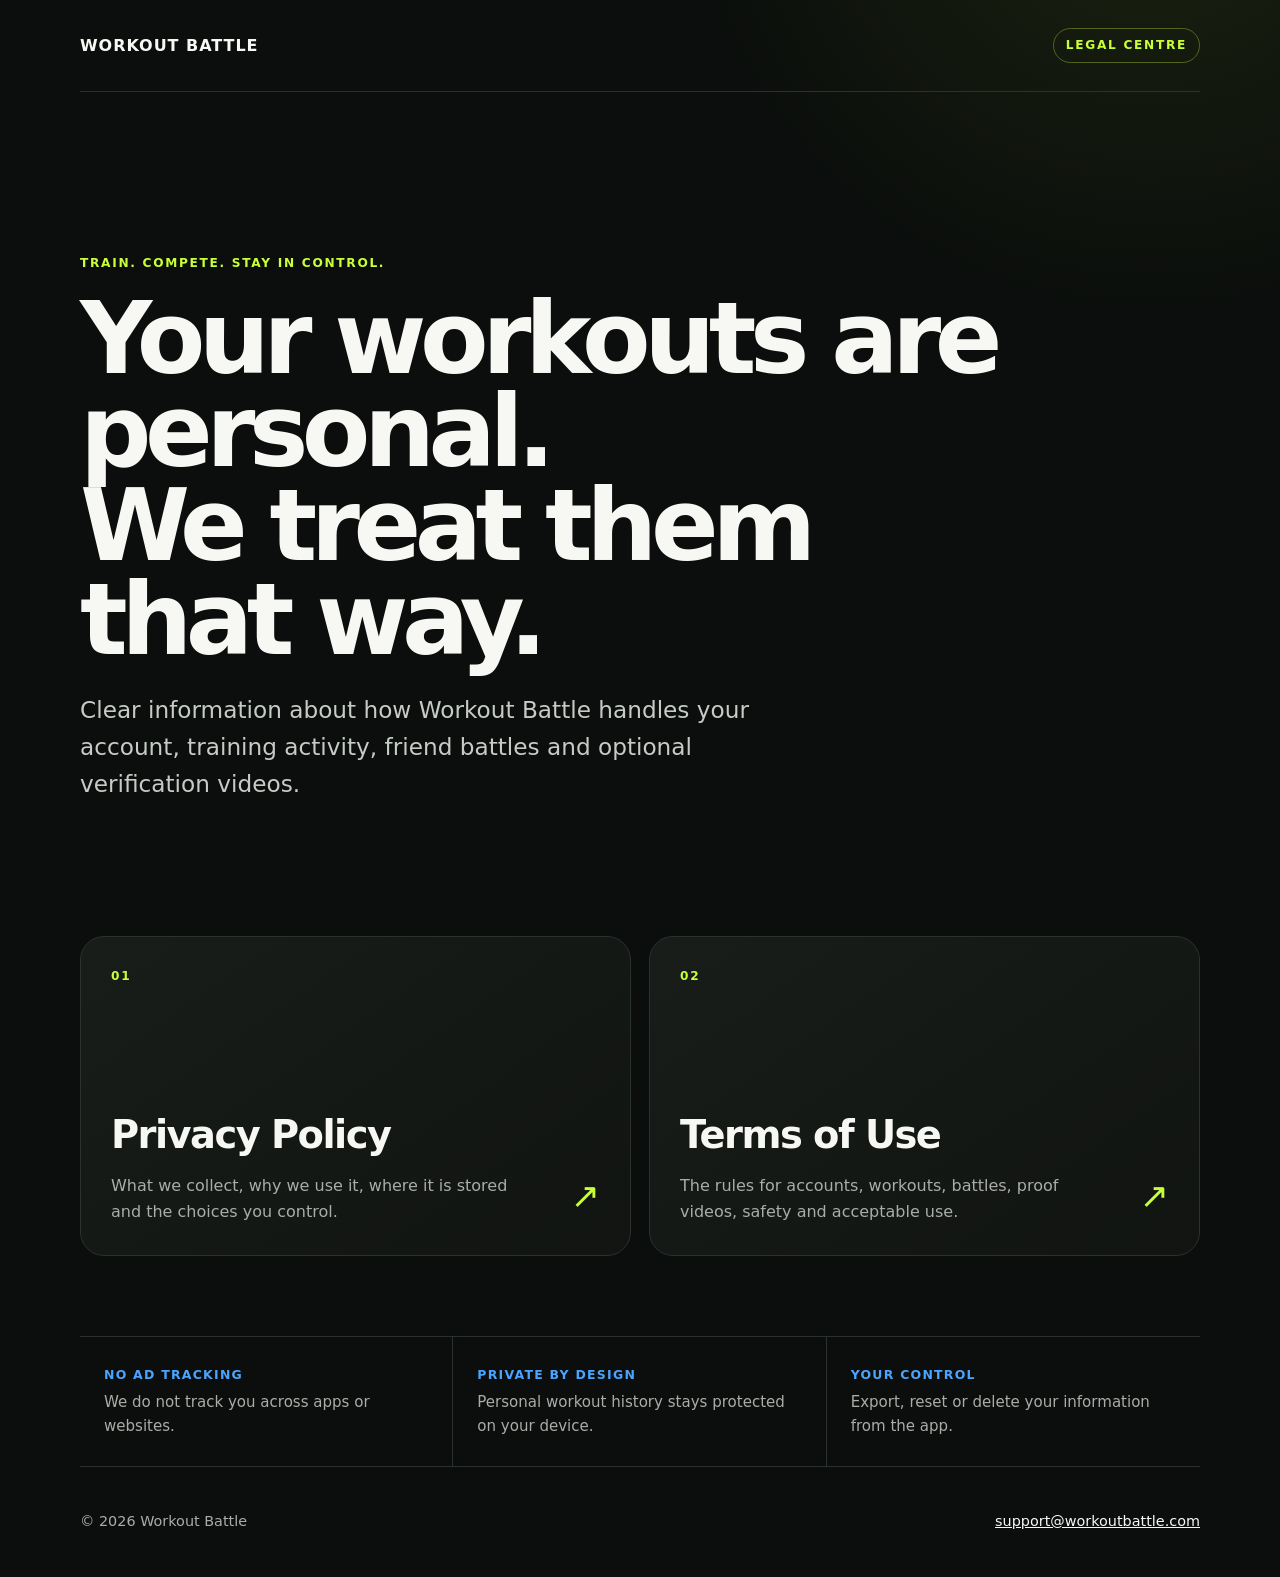
<file: index.html>
<!doctype html>
<html lang="en">
<head>
  <meta charset="utf-8">
  <meta name="viewport" content="width=device-width, initial-scale=1">
  <meta name="description" content="Privacy Policy and Terms of Use for Workout Battle.">
  <title>Workout Battle Legal</title>
  <link rel="stylesheet" href="./styles.css">
</head>
<body>
  <main class="site-shell">
    <header class="brand-bar"><a class="brand" href="./">WORKOUT BATTLE</a><span class="status-chip">LEGAL CENTRE</span></header>
    <section class="hero">
      <p class="eyebrow">TRAIN. COMPETE. STAY IN CONTROL.</p>
      <h1>Your workouts are personal.<br>We treat them that way.</h1>
      <p class="lede">Clear information about how Workout Battle handles your account, training activity, friend battles and optional verification videos.</p>
    </section>
    <section class="document-grid" aria-label="Legal documents">
      <a class="document-card" href="./privacy/"><span class="card-number">01</span><div><h2>Privacy Policy</h2><p>What we collect, why we use it, where it is stored and the choices you control.</p></div><span class="arrow" aria-hidden="true">↗</span></a>
      <a class="document-card" href="./terms/"><span class="card-number">02</span><div><h2>Terms of Use</h2><p>The rules for accounts, workouts, battles, proof videos, safety and acceptable use.</p></div><span class="arrow" aria-hidden="true">↗</span></a>
    </section>
    <section class="trust-strip">
      <div><strong>NO AD TRACKING</strong><span>We do not track you across apps or websites.</span></div>
      <div><strong>PRIVATE BY DESIGN</strong><span>Personal workout history stays protected on your device.</span></div>
      <div><strong>YOUR CONTROL</strong><span>Export, reset or delete your information from the app.</span></div>
    </section>
    <footer><span>© 2026 Workout Battle</span><a href="mailto:support@workoutbattle.com">support@workoutbattle.com</a></footer>
  </main>
</body>
</html>
</file>
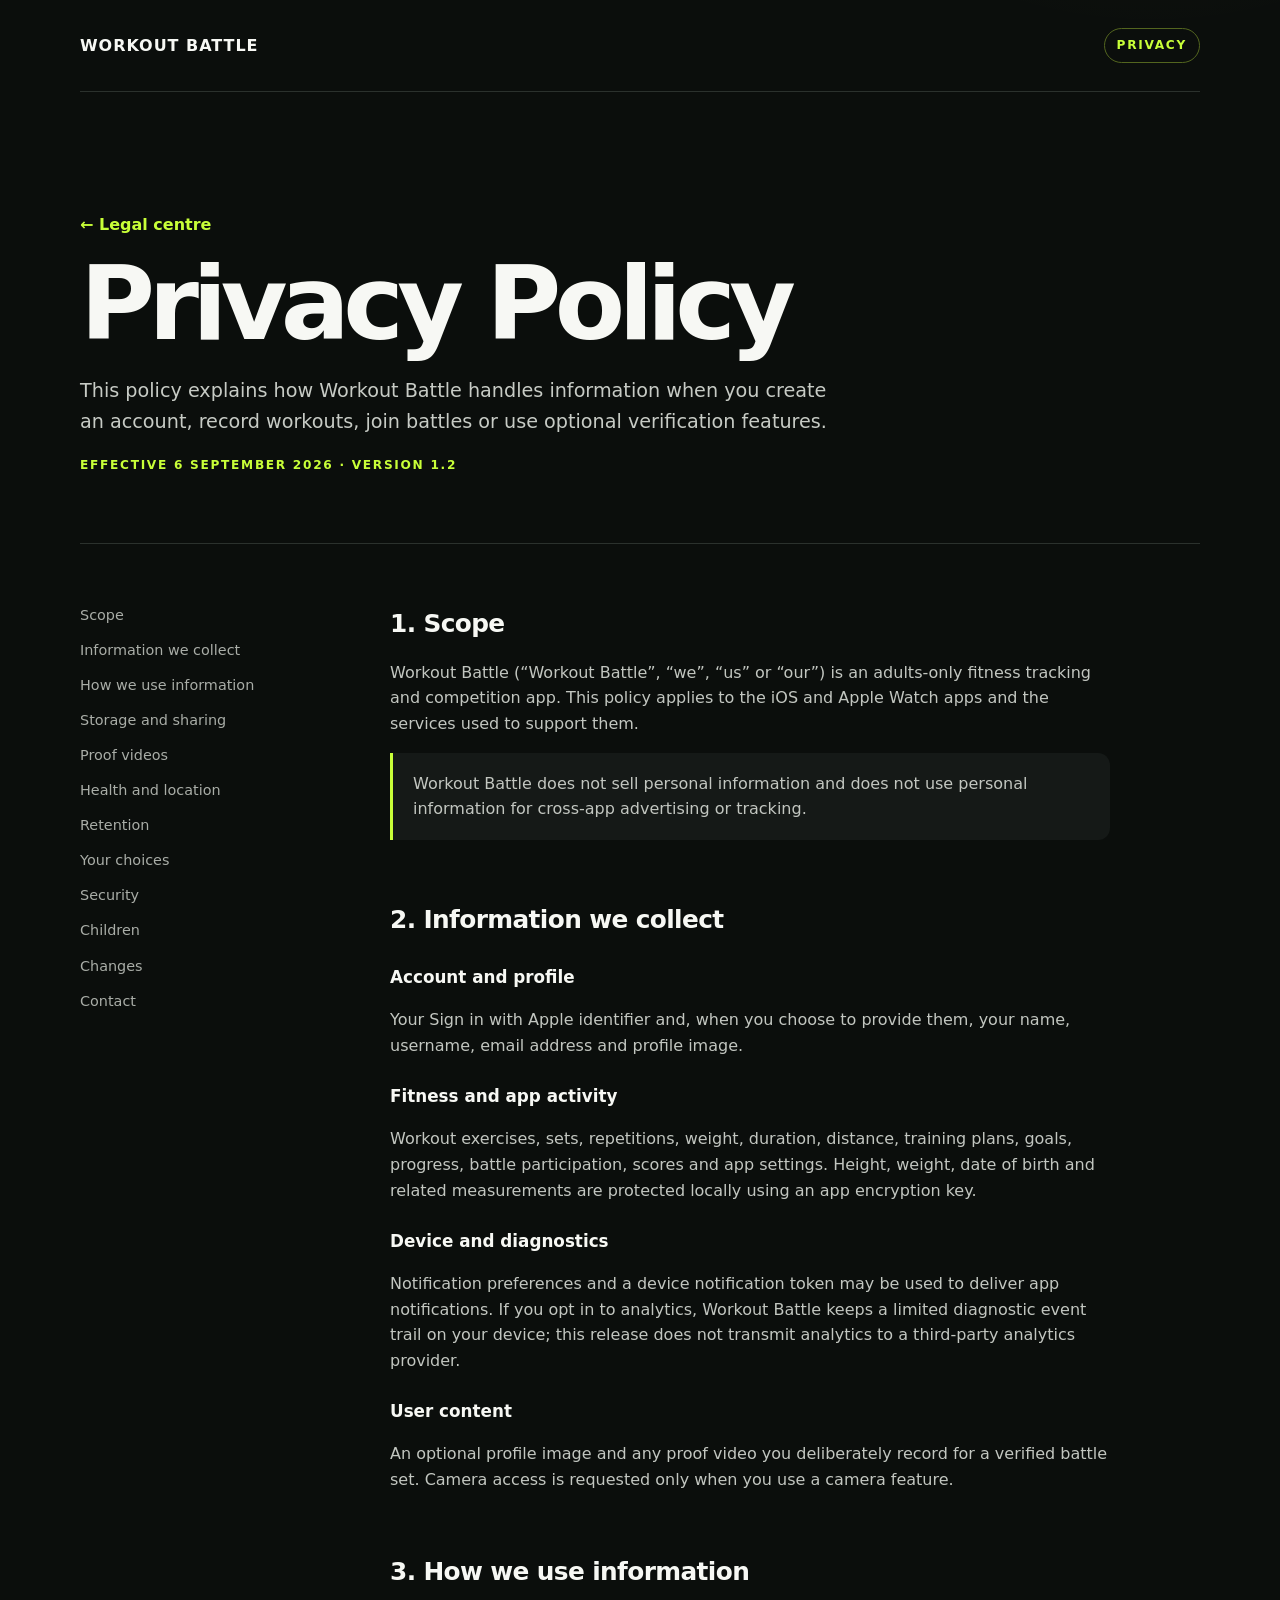
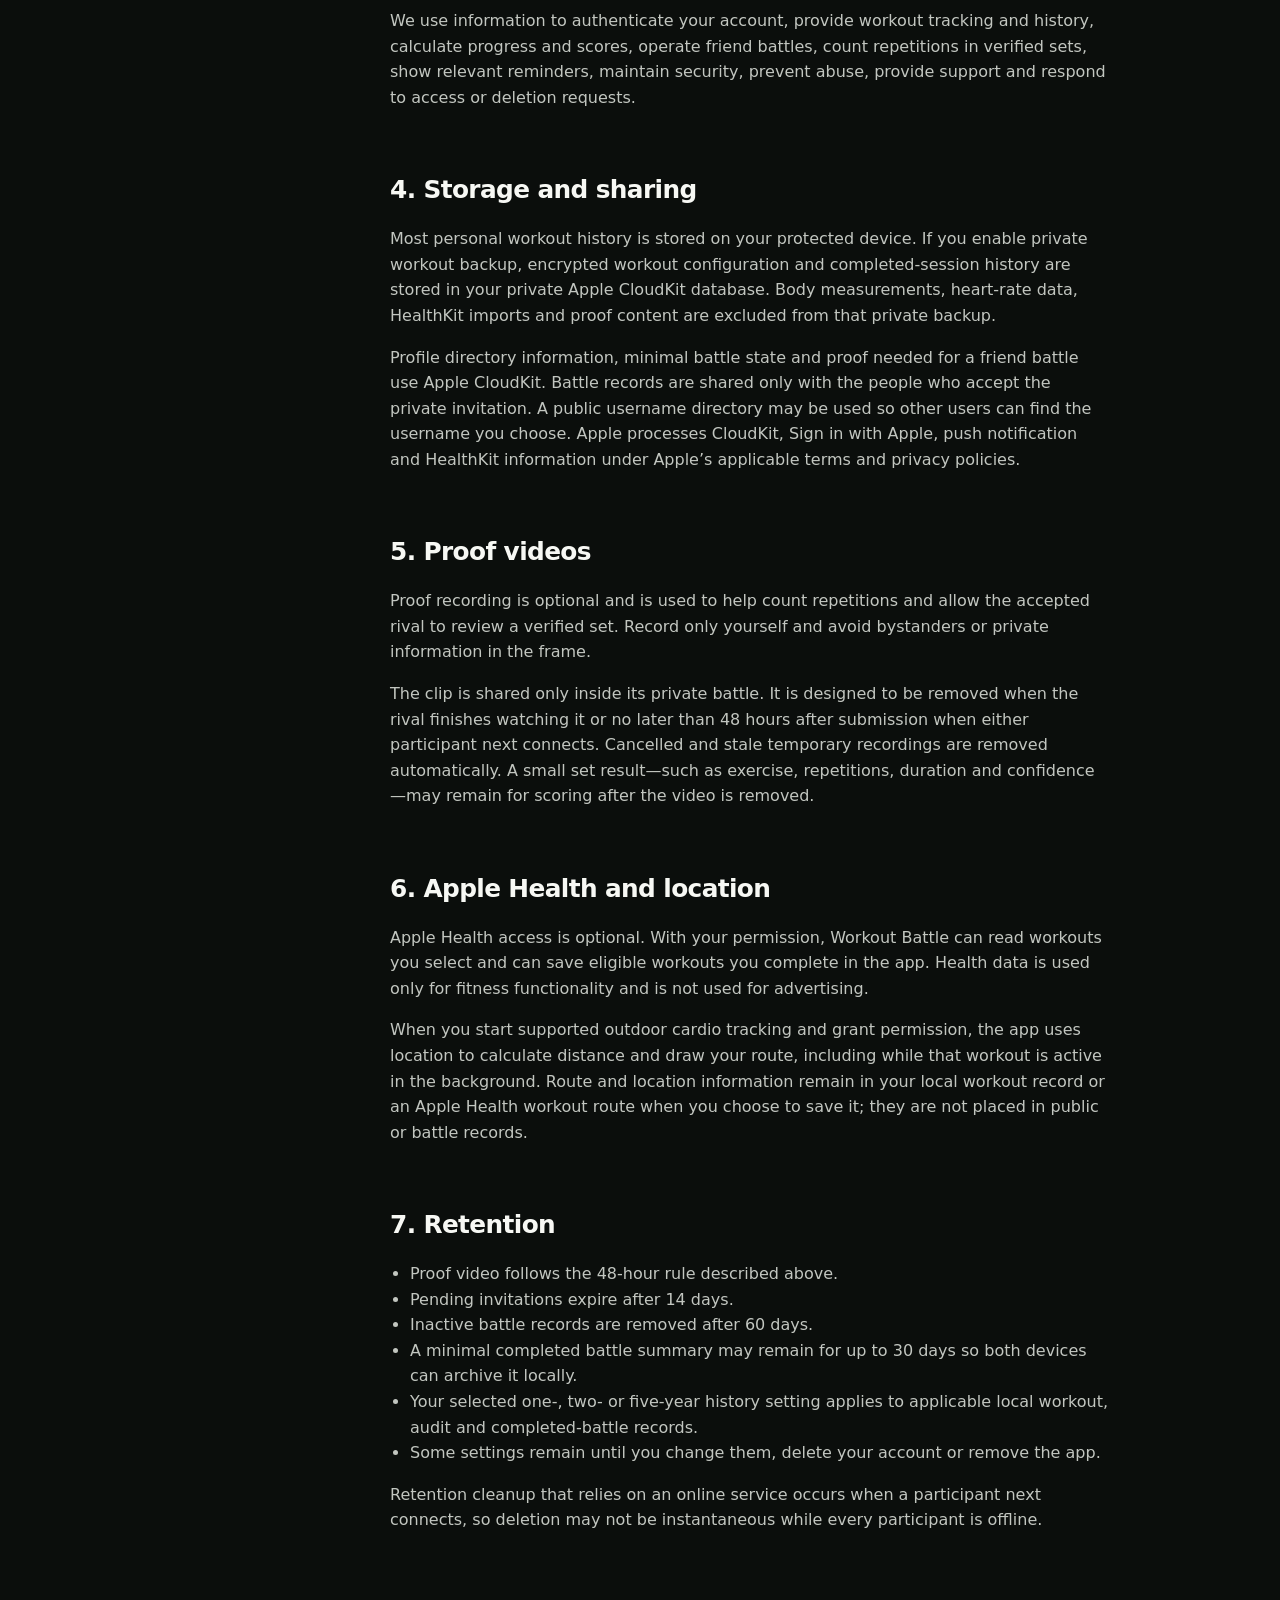
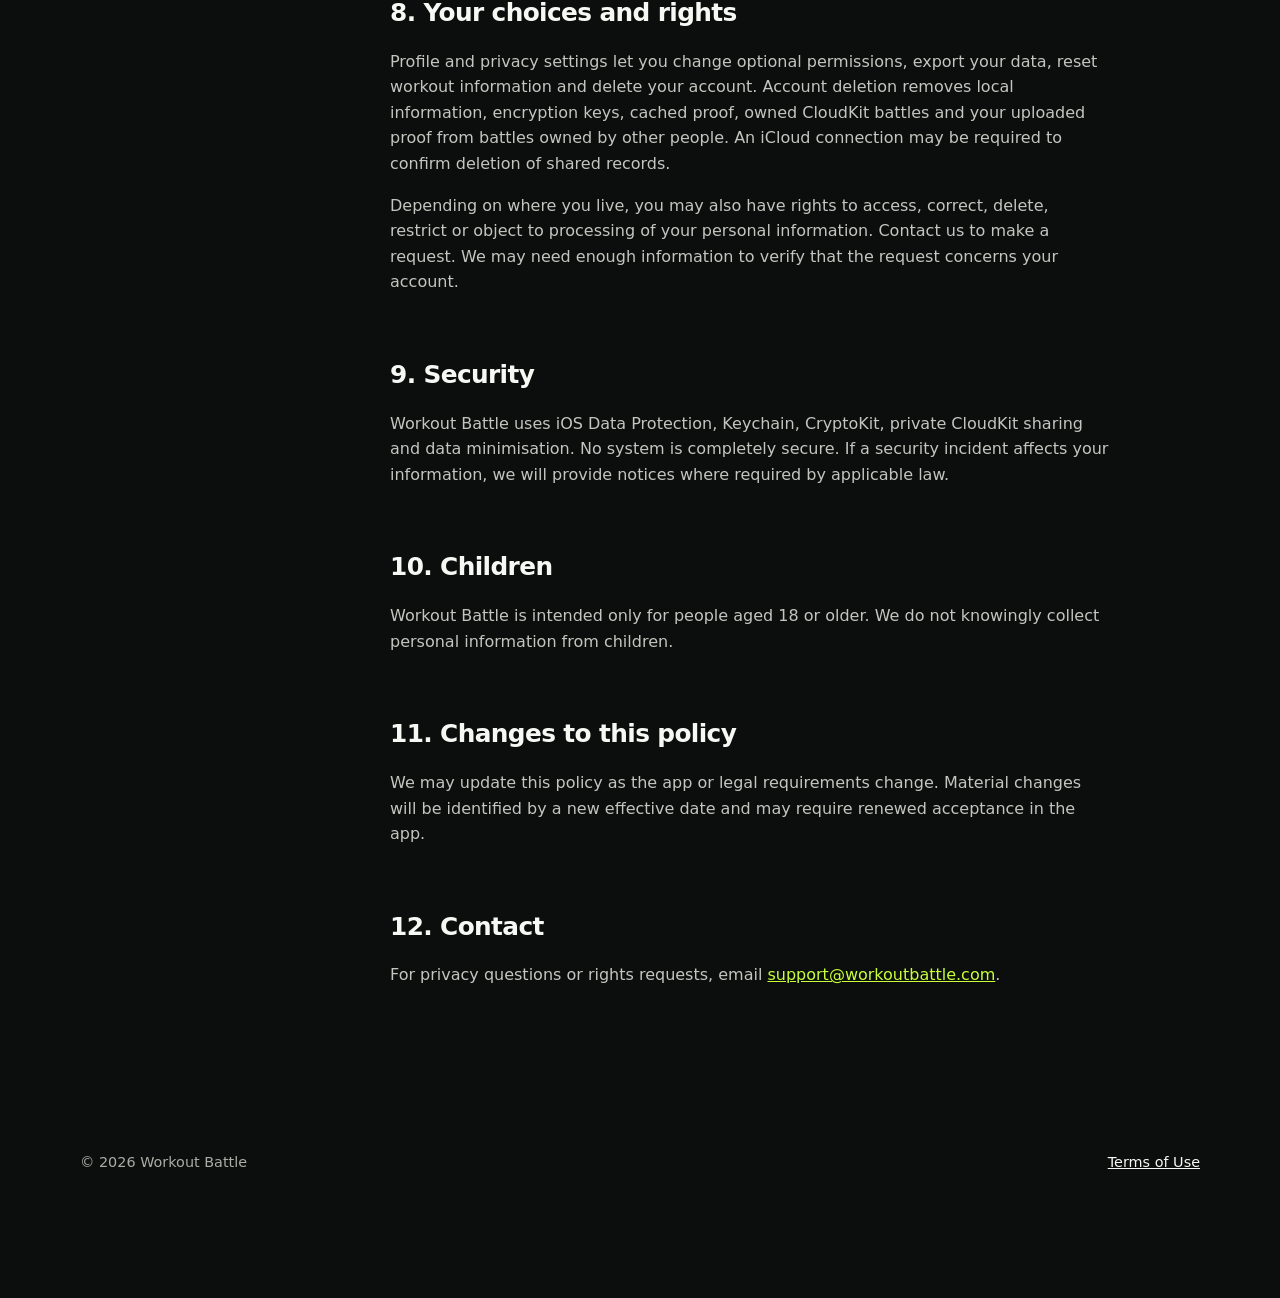
<file: privacy/index.html>
<!doctype html>
<html lang="en">
<head>
  <meta charset="utf-8">
  <meta name="viewport" content="width=device-width, initial-scale=1">
  <meta name="description" content="How Workout Battle collects, uses, stores and protects information.">
  <title>Privacy Policy | Workout Battle</title>
  <link rel="stylesheet" href="../styles.css">
</head>
<body>
  <main class="site-shell document-page">
    <header class="brand-bar"><a class="brand" href="../">WORKOUT BATTLE</a><span class="status-chip">PRIVACY</span></header>
    <div class="document-header">
      <a class="back-link" href="../">← Legal centre</a>
      <h1>Privacy Policy</h1>
      <p class="summary">This policy explains how Workout Battle handles information when you create an account, record workouts, join battles or use optional verification features.</p>
      <p class="doc-meta">Effective 6 September 2026 · Version 1.2</p>
    </div>
    <div class="doc-layout">
      <nav class="toc" aria-label="On this page">
        <a href="#scope">Scope</a><a href="#collect">Information we collect</a><a href="#use">How we use information</a><a href="#storage">Storage and sharing</a><a href="#proof">Proof videos</a><a href="#health">Health and location</a><a href="#retention">Retention</a><a href="#choices">Your choices</a><a href="#security">Security</a><a href="#children">Children</a><a href="#changes">Changes</a><a href="#contact">Contact</a>
      </nav>
      <article class="legal-copy">
        <section id="scope"><h2>1. Scope</h2><p>Workout Battle (“Workout Battle”, “we”, “us” or “our”) is an adults-only fitness tracking and competition app. This policy applies to the iOS and Apple Watch apps and the services used to support them.</p><p class="notice">Workout Battle does not sell personal information and does not use personal information for cross-app advertising or tracking.</p></section>
        <section id="collect"><h2>2. Information we collect</h2><h3>Account and profile</h3><p>Your Sign in with Apple identifier and, when you choose to provide them, your name, username, email address and profile image.</p><h3>Fitness and app activity</h3><p>Workout exercises, sets, repetitions, weight, duration, distance, training plans, goals, progress, battle participation, scores and app settings. Height, weight, date of birth and related measurements are protected locally using an app encryption key.</p><h3>Device and diagnostics</h3><p>Notification preferences and a device notification token may be used to deliver app notifications. If you opt in to analytics, Workout Battle keeps a limited diagnostic event trail on your device; this release does not transmit analytics to a third-party analytics provider.</p><h3>User content</h3><p>An optional profile image and any proof video you deliberately record for a verified battle set. Camera access is requested only when you use a camera feature.</p></section>
        <section id="use"><h2>3. How we use information</h2><p>We use information to authenticate your account, provide workout tracking and history, calculate progress and scores, operate friend battles, count repetitions in verified sets, show relevant reminders, maintain security, prevent abuse, provide support and respond to access or deletion requests.</p></section>
        <section id="storage"><h2>4. Storage and sharing</h2><p>Most personal workout history is stored on your protected device. If you enable private workout backup, encrypted workout configuration and completed-session history are stored in your private Apple CloudKit database. Body measurements, heart-rate data, HealthKit imports and proof content are excluded from that private backup.</p><p>Profile directory information, minimal battle state and proof needed for a friend battle use Apple CloudKit. Battle records are shared only with the people who accept the private invitation. A public username directory may be used so other users can find the username you choose. Apple processes CloudKit, Sign in with Apple, push notification and HealthKit information under Apple’s applicable terms and privacy policies.</p></section>
        <section id="proof"><h2>5. Proof videos</h2><p>Proof recording is optional and is used to help count repetitions and allow the accepted rival to review a verified set. Record only yourself and avoid bystanders or private information in the frame.</p><p>The clip is shared only inside its private battle. It is designed to be removed when the rival finishes watching it or no later than 48 hours after submission when either participant next connects. Cancelled and stale temporary recordings are removed automatically. A small set result—such as exercise, repetitions, duration and confidence—may remain for scoring after the video is removed.</p></section>
        <section id="health"><h2>6. Apple Health and location</h2><p>Apple Health access is optional. With your permission, Workout Battle can read workouts you select and can save eligible workouts you complete in the app. Health data is used only for fitness functionality and is not used for advertising.</p><p>When you start supported outdoor cardio tracking and grant permission, the app uses location to calculate distance and draw your route, including while that workout is active in the background. Route and location information remain in your local workout record or an Apple Health workout route when you choose to save it; they are not placed in public or battle records.</p></section>
        <section id="retention"><h2>7. Retention</h2><ul><li>Proof video follows the 48-hour rule described above.</li><li>Pending invitations expire after 14 days.</li><li>Inactive battle records are removed after 60 days.</li><li>A minimal completed battle summary may remain for up to 30 days so both devices can archive it locally.</li><li>Your selected one-, two- or five-year history setting applies to applicable local workout, audit and completed-battle records.</li><li>Some settings remain until you change them, delete your account or remove the app.</li></ul><p>Retention cleanup that relies on an online service occurs when a participant next connects, so deletion may not be instantaneous while every participant is offline.</p></section>
        <section id="choices"><h2>8. Your choices and rights</h2><p>Profile and privacy settings let you change optional permissions, export your data, reset workout information and delete your account. Account deletion removes local information, encryption keys, cached proof, owned CloudKit battles and your uploaded proof from battles owned by other people. An iCloud connection may be required to confirm deletion of shared records.</p><p>Depending on where you live, you may also have rights to access, correct, delete, restrict or object to processing of your personal information. Contact us to make a request. We may need enough information to verify that the request concerns your account.</p></section>
        <section id="security"><h2>9. Security</h2><p>Workout Battle uses iOS Data Protection, Keychain, CryptoKit, private CloudKit sharing and data minimisation. No system is completely secure. If a security incident affects your information, we will provide notices where required by applicable law.</p></section>
        <section id="children"><h2>10. Children</h2><p>Workout Battle is intended only for people aged 18 or older. We do not knowingly collect personal information from children.</p></section>
        <section id="changes"><h2>11. Changes to this policy</h2><p>We may update this policy as the app or legal requirements change. Material changes will be identified by a new effective date and may require renewed acceptance in the app.</p></section>
        <section id="contact"><h2>12. Contact</h2><p>For privacy questions or rights requests, email <a href="mailto:support@workoutbattle.com">support@workoutbattle.com</a>.</p></section>
      </article>
    </div>
    <footer><span>© 2026 Workout Battle</span><a href="../terms/">Terms of Use</a></footer>
  </main>
</body>
</html>
</file>
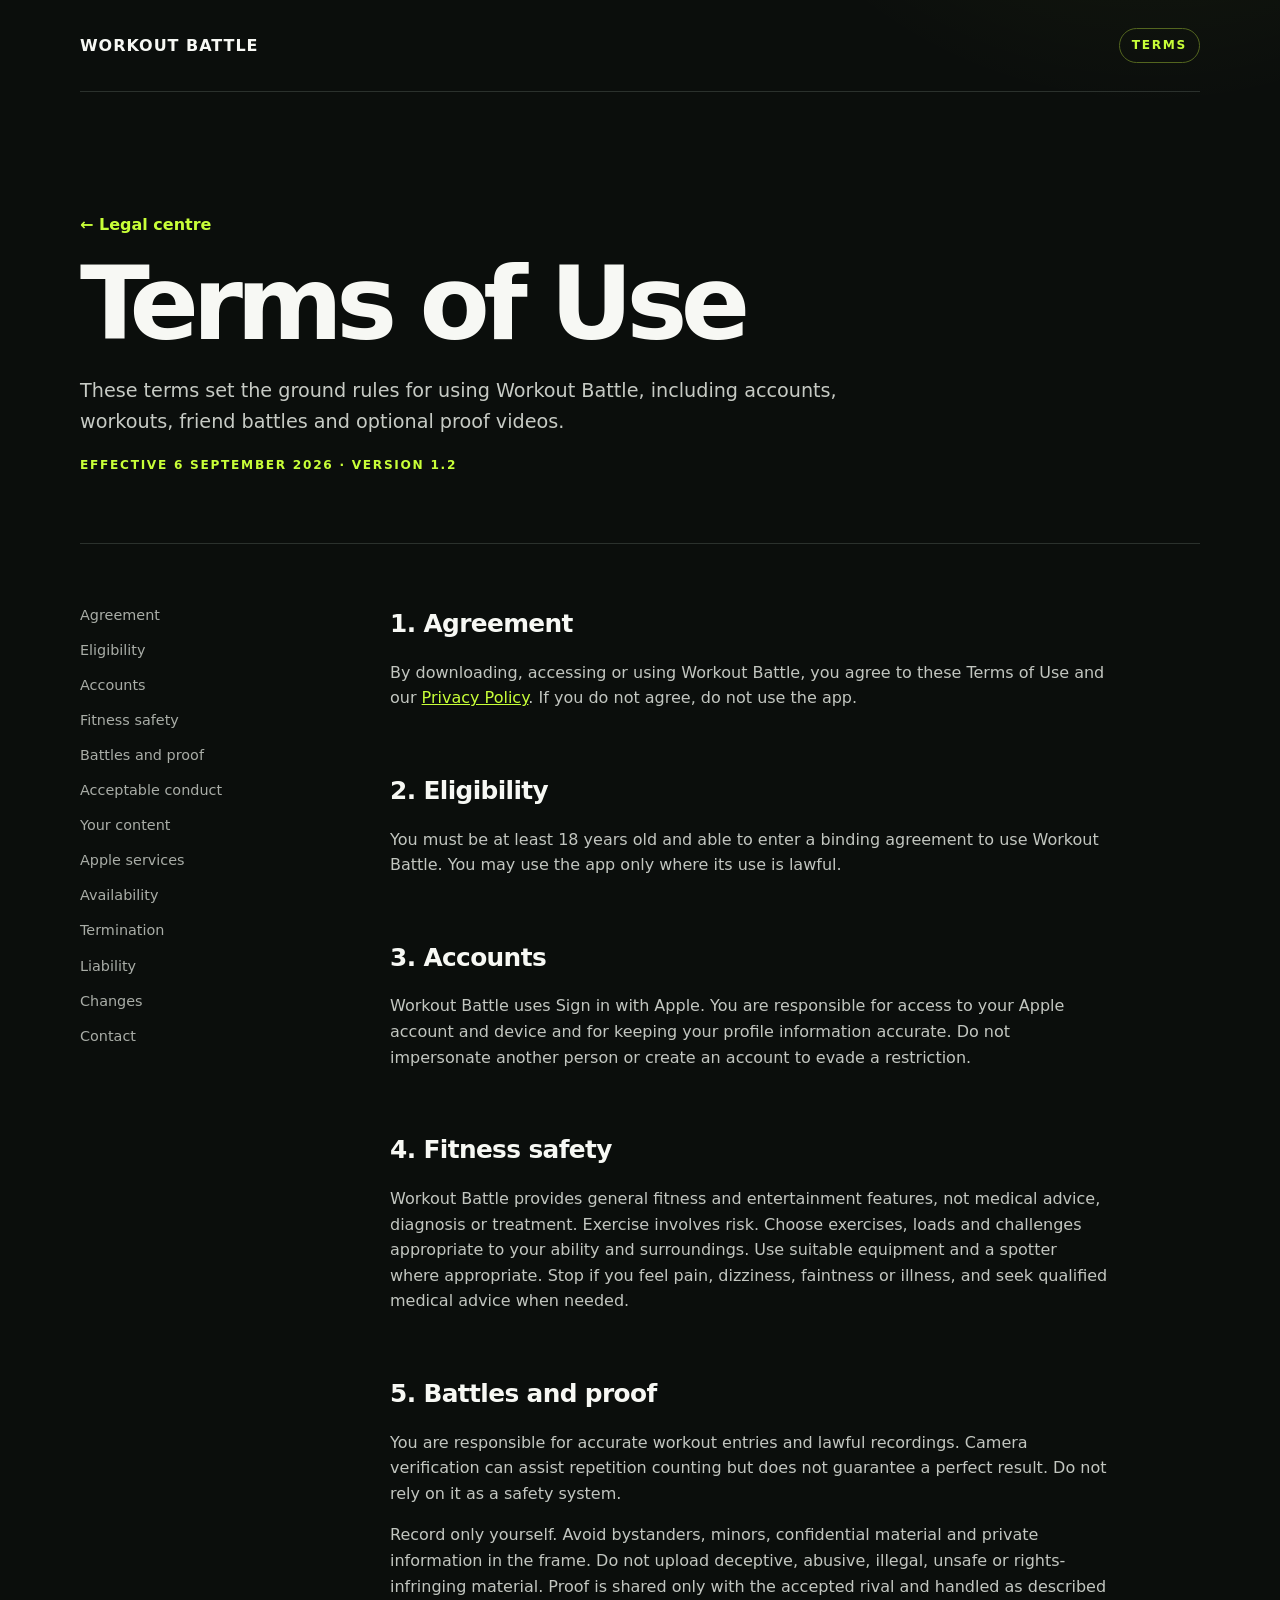
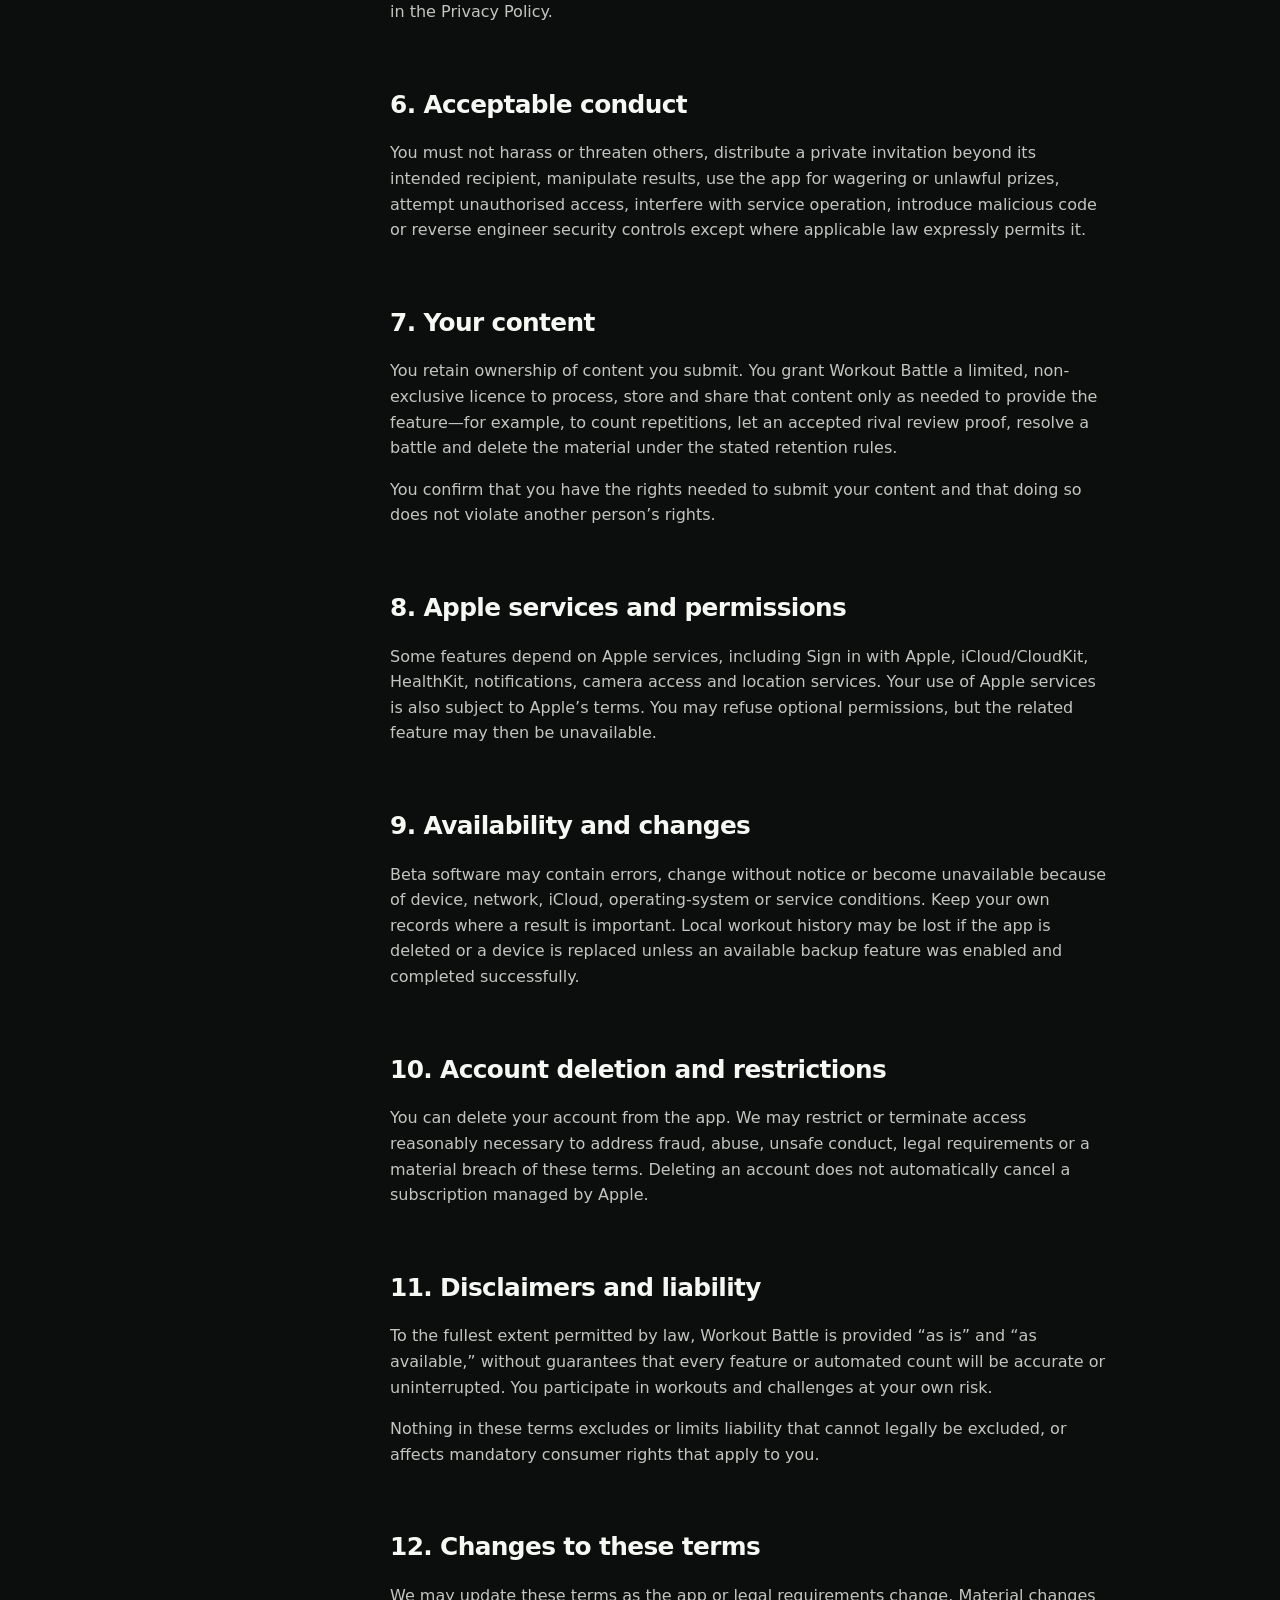
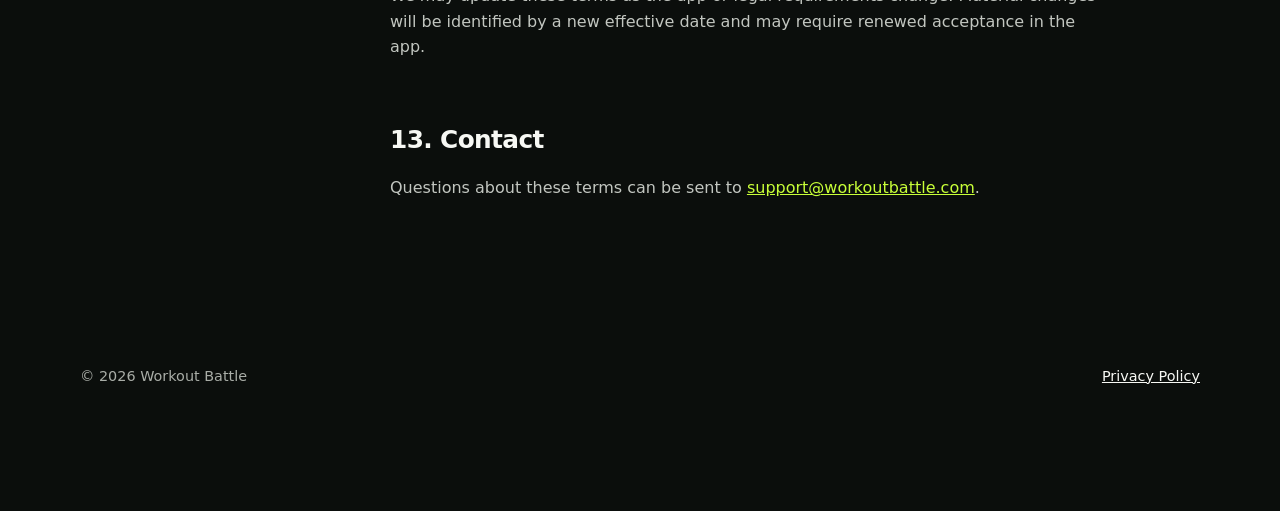
<file: terms/index.html>
<!doctype html>
<html lang="en">
<head>
  <meta charset="utf-8">
  <meta name="viewport" content="width=device-width, initial-scale=1">
  <meta name="description" content="Terms governing the use of Workout Battle.">
  <title>Terms of Use | Workout Battle</title>
  <link rel="stylesheet" href="../styles.css">
</head>
<body>
  <main class="site-shell document-page">
    <header class="brand-bar"><a class="brand" href="../">WORKOUT BATTLE</a><span class="status-chip">TERMS</span></header>
    <div class="document-header">
      <a class="back-link" href="../">← Legal centre</a>
      <h1>Terms of Use</h1>
      <p class="summary">These terms set the ground rules for using Workout Battle, including accounts, workouts, friend battles and optional proof videos.</p>
      <p class="doc-meta">Effective 6 September 2026 · Version 1.2</p>
    </div>
    <div class="doc-layout">
      <nav class="toc" aria-label="On this page">
        <a href="#agreement">Agreement</a><a href="#eligibility">Eligibility</a><a href="#accounts">Accounts</a><a href="#safety">Fitness safety</a><a href="#battles">Battles and proof</a><a href="#conduct">Acceptable conduct</a><a href="#content">Your content</a><a href="#health">Apple services</a><a href="#availability">Availability</a><a href="#termination">Termination</a><a href="#liability">Liability</a><a href="#changes">Changes</a><a href="#contact">Contact</a>
      </nav>
      <article class="legal-copy">
        <section id="agreement"><h2>1. Agreement</h2><p>By downloading, accessing or using Workout Battle, you agree to these Terms of Use and our <a href="../privacy/">Privacy Policy</a>. If you do not agree, do not use the app.</p></section>
        <section id="eligibility"><h2>2. Eligibility</h2><p>You must be at least 18 years old and able to enter a binding agreement to use Workout Battle. You may use the app only where its use is lawful.</p></section>
        <section id="accounts"><h2>3. Accounts</h2><p>Workout Battle uses Sign in with Apple. You are responsible for access to your Apple account and device and for keeping your profile information accurate. Do not impersonate another person or create an account to evade a restriction.</p></section>
        <section id="safety"><h2>4. Fitness safety</h2><p>Workout Battle provides general fitness and entertainment features, not medical advice, diagnosis or treatment. Exercise involves risk. Choose exercises, loads and challenges appropriate to your ability and surroundings. Use suitable equipment and a spotter where appropriate. Stop if you feel pain, dizziness, faintness or illness, and seek qualified medical advice when needed.</p></section>
        <section id="battles"><h2>5. Battles and proof</h2><p>You are responsible for accurate workout entries and lawful recordings. Camera verification can assist repetition counting but does not guarantee a perfect result. Do not rely on it as a safety system.</p><p>Record only yourself. Avoid bystanders, minors, confidential material and private information in the frame. Do not upload deceptive, abusive, illegal, unsafe or rights-infringing material. Proof is shared only with the accepted rival and handled as described in the Privacy Policy.</p></section>
        <section id="conduct"><h2>6. Acceptable conduct</h2><p>You must not harass or threaten others, distribute a private invitation beyond its intended recipient, manipulate results, use the app for wagering or unlawful prizes, attempt unauthorised access, interfere with service operation, introduce malicious code or reverse engineer security controls except where applicable law expressly permits it.</p></section>
        <section id="content"><h2>7. Your content</h2><p>You retain ownership of content you submit. You grant Workout Battle a limited, non-exclusive licence to process, store and share that content only as needed to provide the feature—for example, to count repetitions, let an accepted rival review proof, resolve a battle and delete the material under the stated retention rules.</p><p>You confirm that you have the rights needed to submit your content and that doing so does not violate another person’s rights.</p></section>
        <section id="health"><h2>8. Apple services and permissions</h2><p>Some features depend on Apple services, including Sign in with Apple, iCloud/CloudKit, HealthKit, notifications, camera access and location services. Your use of Apple services is also subject to Apple’s terms. You may refuse optional permissions, but the related feature may then be unavailable.</p></section>
        <section id="availability"><h2>9. Availability and changes</h2><p>Beta software may contain errors, change without notice or become unavailable because of device, network, iCloud, operating-system or service conditions. Keep your own records where a result is important. Local workout history may be lost if the app is deleted or a device is replaced unless an available backup feature was enabled and completed successfully.</p></section>
        <section id="termination"><h2>10. Account deletion and restrictions</h2><p>You can delete your account from the app. We may restrict or terminate access reasonably necessary to address fraud, abuse, unsafe conduct, legal requirements or a material breach of these terms. Deleting an account does not automatically cancel a subscription managed by Apple.</p></section>
        <section id="liability"><h2>11. Disclaimers and liability</h2><p>To the fullest extent permitted by law, Workout Battle is provided “as is” and “as available,” without guarantees that every feature or automated count will be accurate or uninterrupted. You participate in workouts and challenges at your own risk.</p><p>Nothing in these terms excludes or limits liability that cannot legally be excluded, or affects mandatory consumer rights that apply to you.</p></section>
        <section id="changes"><h2>12. Changes to these terms</h2><p>We may update these terms as the app or legal requirements change. Material changes will be identified by a new effective date and may require renewed acceptance in the app.</p></section>
        <section id="contact"><h2>13. Contact</h2><p>Questions about these terms can be sent to <a href="mailto:support@workoutbattle.com">support@workoutbattle.com</a>.</p></section>
      </article>
    </div>
    <footer><span>© 2026 Workout Battle</span><a href="../privacy/">Privacy Policy</a></footer>
  </main>
</body>
</html>
</file>
<file: styles.css>
:root {
  --ink: #f7f8f4;
  --muted: #a9ada7;
  --line: #2b312d;
  --panel: #151917;
  --ground: #0b0e0c;
  --lime: #c8ff38;
  --blue: #49a5ff;
}

* { box-sizing: border-box; }
html { scroll-behavior: smooth; }
body {
  margin: 0;
  background: radial-gradient(circle at 90% -10%, rgba(200, 255, 56, .09), transparent 30rem), var(--ground);
  color: var(--ink);
  font-family: Inter, ui-sans-serif, system-ui, -apple-system, BlinkMacSystemFont, "Segoe UI", sans-serif;
  line-height: 1.6;
}
a { color: inherit; }
.site-shell { width: min(1120px, calc(100% - 40px)); margin: 0 auto; }
.brand-bar { min-height: 92px; display: flex; align-items: center; justify-content: space-between; border-bottom: 1px solid var(--line); }
.brand { font-weight: 900; letter-spacing: .06em; text-decoration: none; }
.status-chip, .eyebrow, .card-number, .doc-meta { color: var(--lime); font-size: .76rem; font-weight: 800; letter-spacing: .14em; text-transform: uppercase; }
.status-chip { border: 1px solid #53651f; border-radius: 99px; padding: 7px 12px; }
.hero { padding: clamp(72px, 12vw, 150px) 0 clamp(64px, 9vw, 110px); max-width: 940px; }
.hero h1, .document-header h1 { margin: 18px 0 24px; max-width: 1000px; font-size: clamp(3rem, 7.8vw, 6.9rem); line-height: .94; letter-spacing: -.065em; }
.lede { max-width: 720px; color: #c7cbc5; font-size: clamp(1.1rem, 2.2vw, 1.45rem); }
.document-grid { display: grid; grid-template-columns: 1fr 1fr; gap: 18px; }
.document-card { min-height: 320px; padding: 30px; border: 1px solid var(--line); border-radius: 24px; background: linear-gradient(145deg, #181d19, #111411); text-decoration: none; display: grid; grid-template-columns: 1fr auto; align-content: space-between; transition: transform .2s ease, border-color .2s ease; }
.document-card:hover { transform: translateY(-4px); border-color: #647833; }
.document-card .card-number { grid-column: 1 / -1; }
.document-card h2 { margin: 0 0 8px; font-size: clamp(1.7rem, 3vw, 2.5rem); letter-spacing: -.04em; }
.document-card p { margin: 0; color: var(--muted); max-width: 430px; }
.arrow { align-self: end; color: var(--lime); font-size: 2.2rem; }
.trust-strip { margin-top: 80px; display: grid; grid-template-columns: repeat(3, 1fr); border-block: 1px solid var(--line); }
.trust-strip div { padding: 28px 24px; border-right: 1px solid var(--line); display: grid; gap: 5px; }
.trust-strip div:last-child { border-right: 0; }
.trust-strip strong { font-size: .78rem; color: var(--blue); letter-spacing: .1em; }
.trust-strip span { color: var(--muted); font-size: .94rem; }
footer { min-height: 110px; display: flex; align-items: center; justify-content: space-between; color: var(--muted); font-size: .9rem; }
footer a { color: var(--ink); }
.document-page { padding-bottom: 80px; }
.document-header { padding: clamp(64px, 10vw, 120px) 0 55px; border-bottom: 1px solid var(--line); }
.document-header h1 { font-size: clamp(3.5rem, 8vw, 7rem); }
.document-header .summary { max-width: 760px; font-size: 1.2rem; color: #c7cbc5; }
.back-link { color: var(--lime); text-decoration: none; font-weight: 800; }
.doc-layout { display: grid; grid-template-columns: 240px minmax(0, 720px); gap: 70px; padding: 60px 0; }
.toc { position: sticky; top: 28px; align-self: start; display: grid; gap: 12px; }
.toc a { color: var(--muted); text-decoration: none; font-size: .9rem; }
.toc a:hover { color: var(--lime); }
.legal-copy section { scroll-margin-top: 30px; padding-bottom: 44px; }
.legal-copy h2 { margin: 0 0 12px; font-size: 1.55rem; letter-spacing: -.025em; }
.legal-copy h3 { margin: 25px 0 8px; font-size: 1.05rem; }
.legal-copy p, .legal-copy li { color: #c2c6c0; }
.legal-copy ul { padding-left: 20px; }
.legal-copy a { color: var(--lime); }
.notice { border-left: 3px solid var(--lime); background: var(--panel); padding: 18px 20px; border-radius: 0 12px 12px 0; }
@media (max-width: 760px) {
  .site-shell { width: min(100% - 28px, 1120px); }
  .document-grid, .trust-strip { grid-template-columns: 1fr; }
  .trust-strip div { border-right: 0; border-bottom: 1px solid var(--line); }
  .trust-strip div:last-child { border-bottom: 0; }
  .doc-layout { grid-template-columns: 1fr; gap: 35px; padding-top: 40px; }
  .toc { position: static; border-bottom: 1px solid var(--line); padding-bottom: 30px; }
  footer { align-items: flex-start; justify-content: center; flex-direction: column; gap: 8px; }
}
</file>
